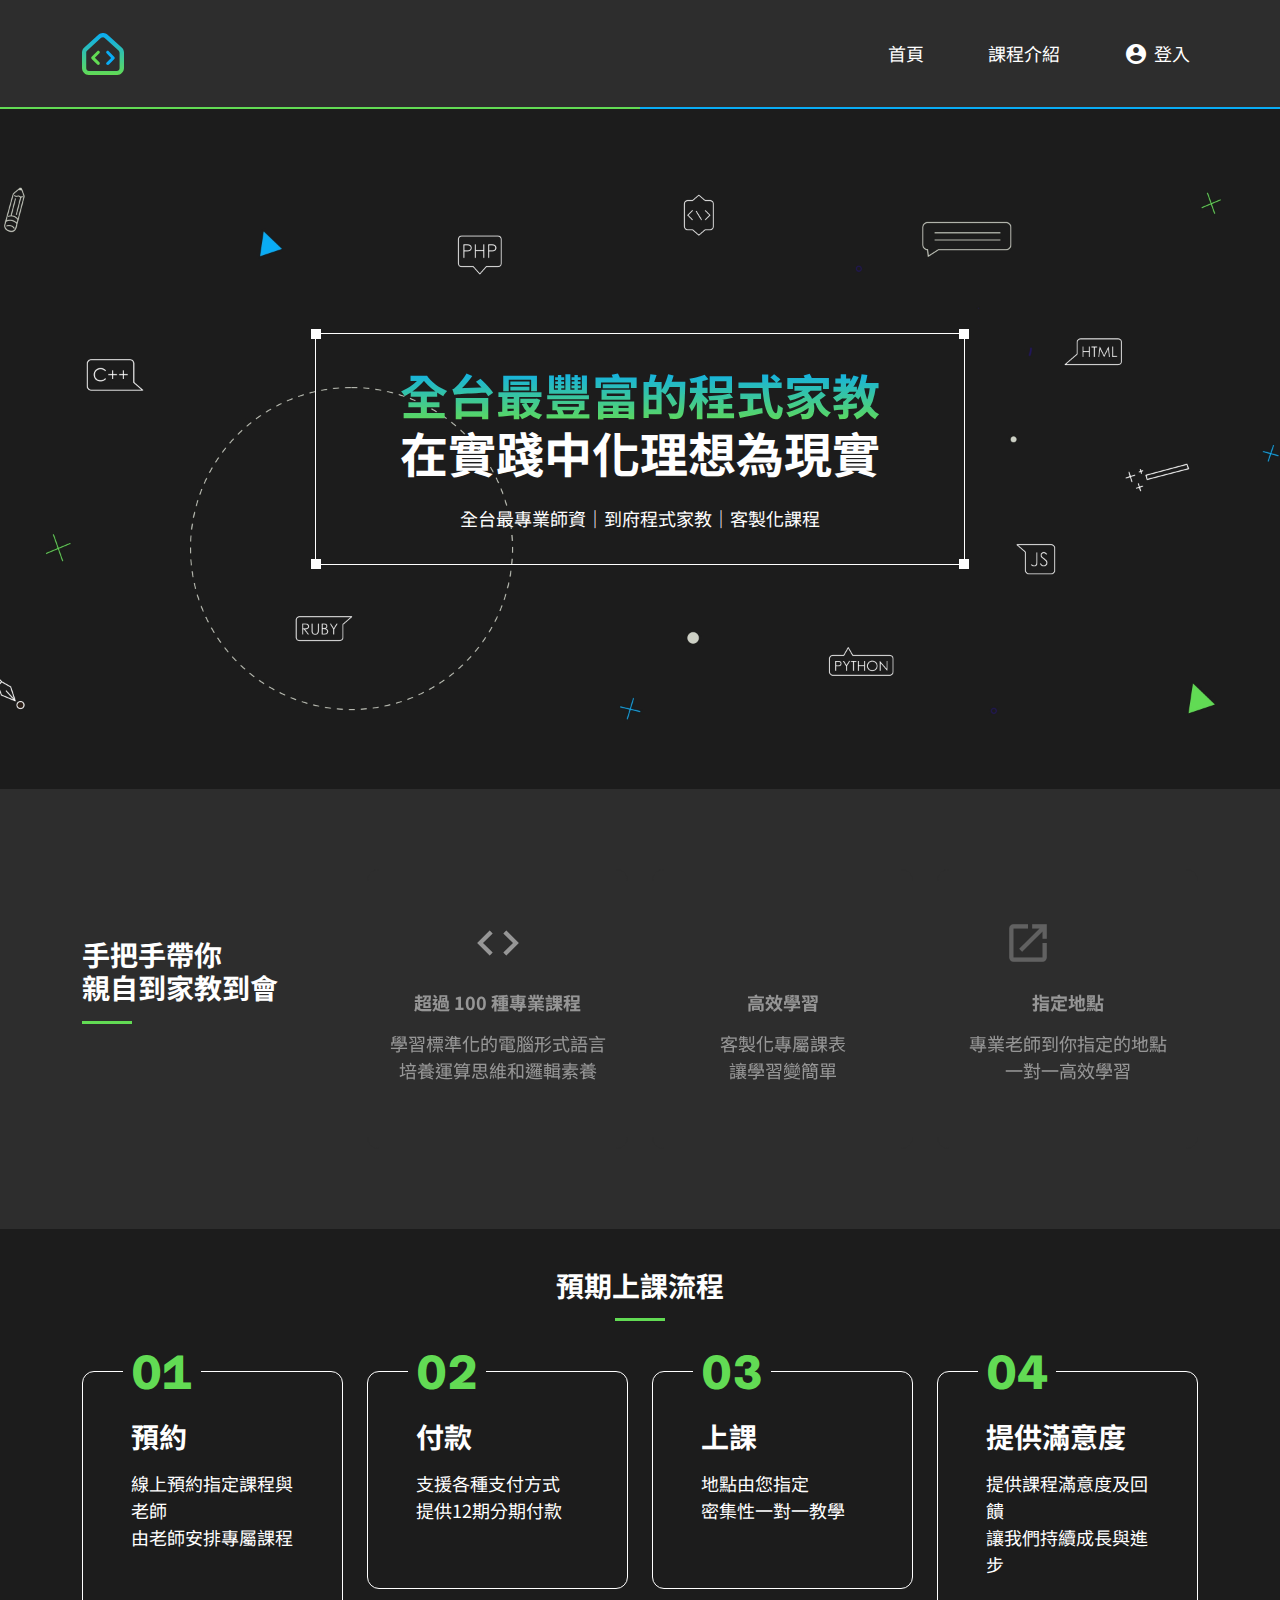
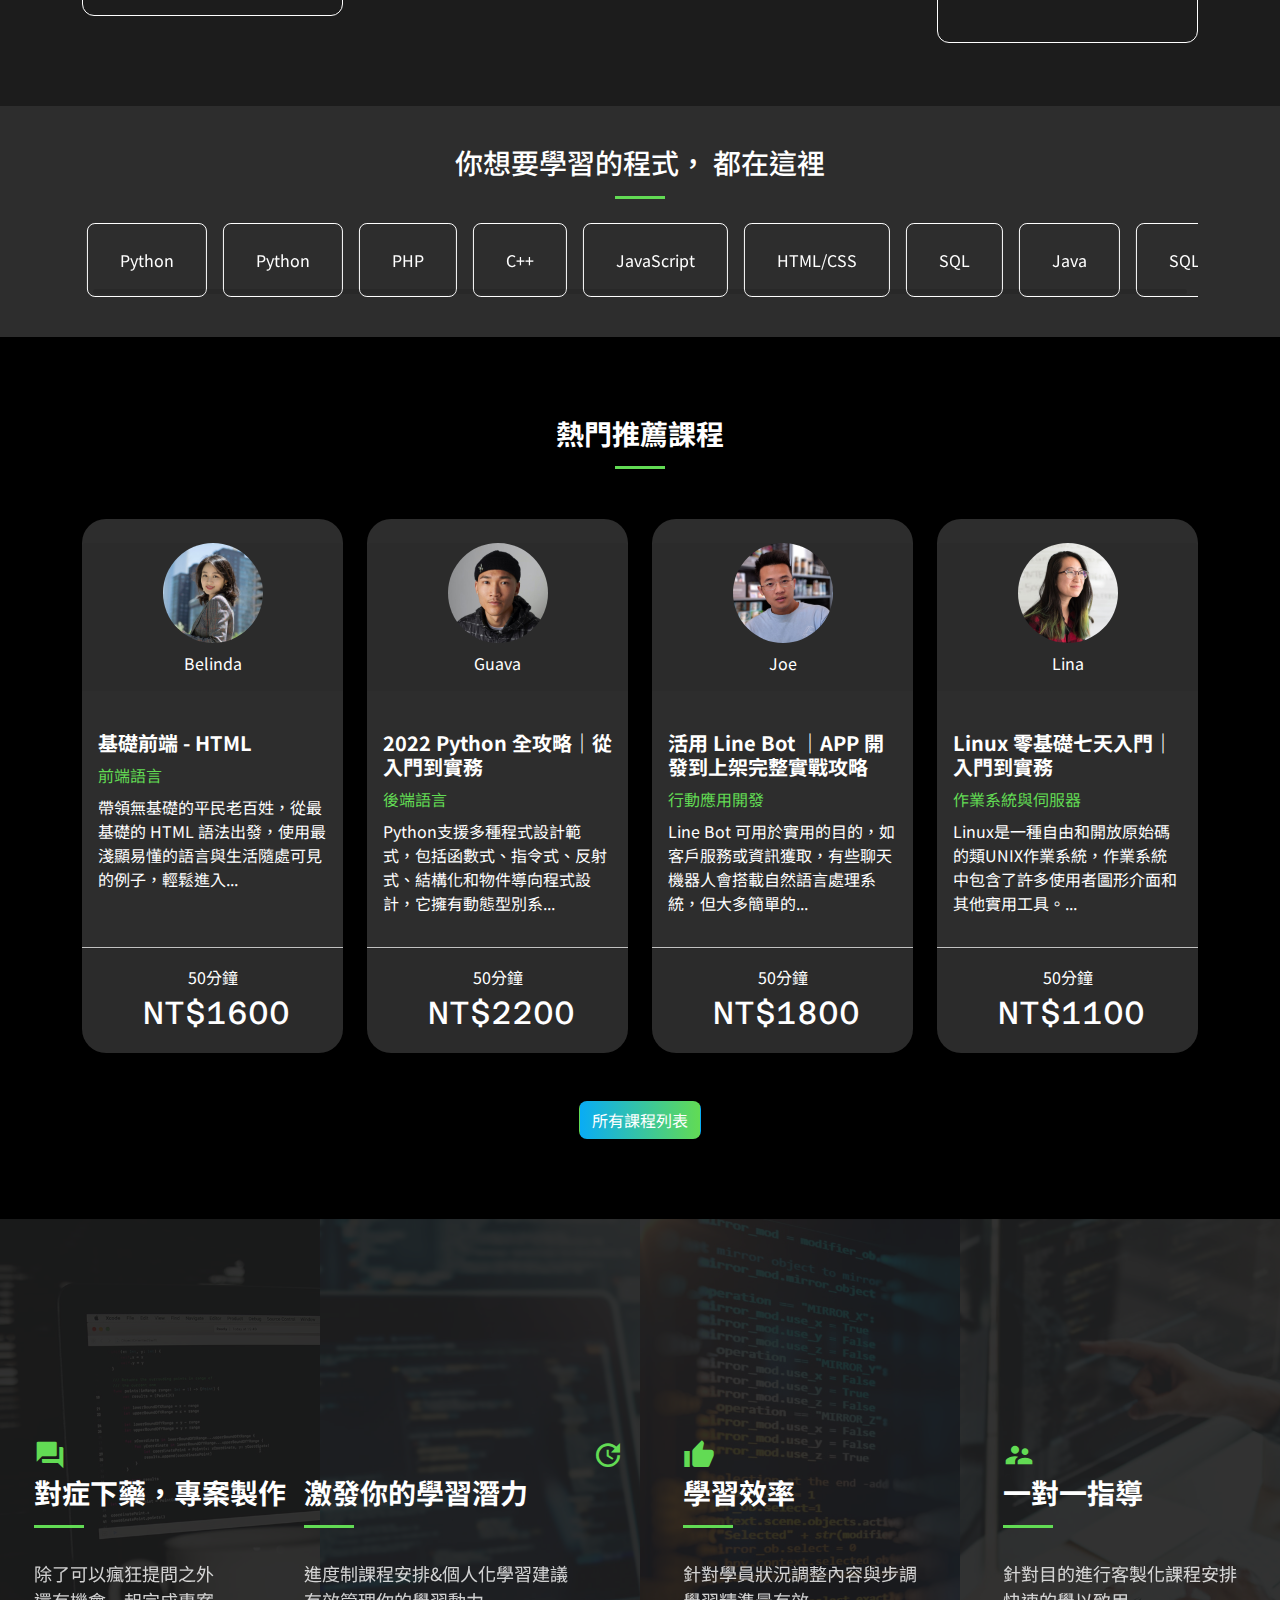
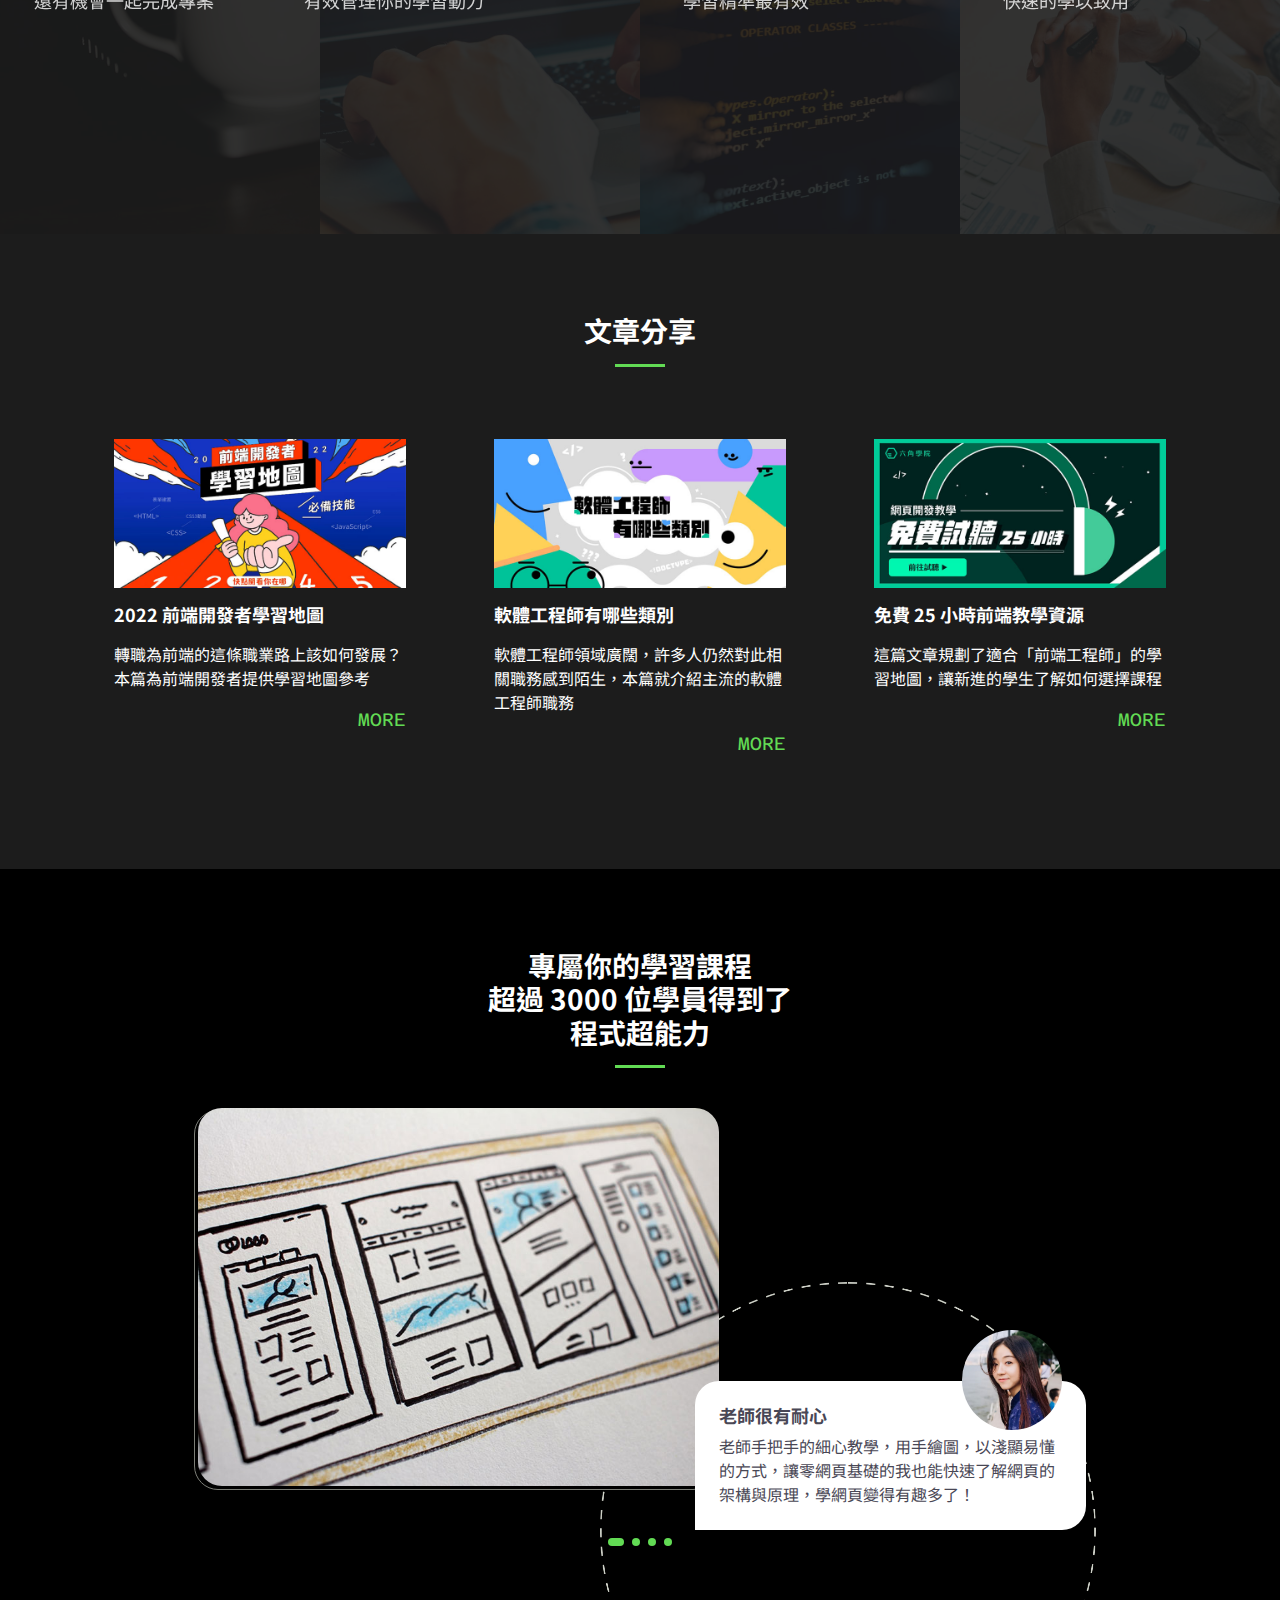
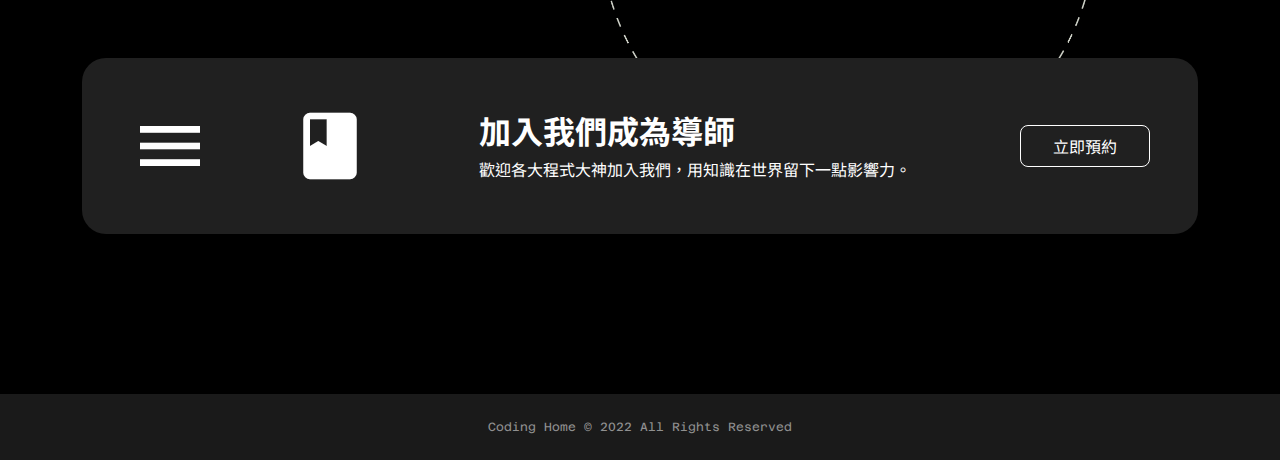
<file: index.html>
<!DOCTYPE html>
<html lang="en">

  <head>
    <meta charset="UTF-8">
    <meta name="viewport" content="width=device-width, initial-scale=1.0">
    <meta http-equiv="X-UA-Compatible" content="ie=edge">
    <title>程式家教</title>
		<link rel="shortcut icon" href="./assets/images/logo2.svg" type="image/x-icon">
    <link rel="stylesheet" href="https://cdnjs.cloudflare.com/ajax/libs/font-awesome/5.13.0/css/all.min.css" />
		<link href="https://fonts.googleapis.com/icon?family=Material+Icons"  rel="stylesheet">
    <link rel="stylesheet" href="./assets/style/all.css">
		<link rel="stylesheet" href="https://cdn.jsdelivr.net/npm/swiper@8/swiper-bundle.min.css"/>
  </head>

  <body>
		<nav class="navbar navbar-expand-sm sticky-top border-bottom-gradient-2px bg-light-gray pt-0 pb-0">
			<div class="container-md">
				<h1 class="pt-4 pb-4">
					<a href="./index.html">
						<img class="logo h-md-42px" src="./assets/images/logo2.svg" alt="logo" title="Coding Home">
					</a>
				</h1>
				<button class="navbar-toggler pe-0" type="button" data-bs-toggle="collapse" data-bs-target="#navlist" aria-controls="navlist" aria-expanded="false" aria-label="Toggle navigation">
					<span class="material-icons align-self-center text-primary">
						drag_handle
					</span>
				</button>
				<div class="collapse navbar-collapse" id="navlist">
					<ul class="navbar-nav ms-auto text-center mb-0 fs-3 mt-sm-3">
						<li class="nav-item mb-3">
							<a class="nav-link" href="./index.html">
								首頁
							</a>
						</li>
						<li class="nav-item mb-3 ms-sm-7">
							<a class="nav-link" href="./classes.html">
								課程介紹
							</a>
						</li>
						<li class="nav-item mb-3 ms-sm-7">
							<a class="nav-link block d-flex align-items-center justify-content-center" data-bs-toggle="modal" data-bs-target="#loginModal" href="#">
								<span class="material-icons me-6px">
									account_circle
								</span>
								登入
							</a>
						</li>
					</ul>
				</div>
			</div>
		</nav>

    
<section class="container-fluid banner-home d-flex align-items-center justify-content-center">
	<div class="text-white box position-relative w-100">
		<div class="corner position-absolute top-0 start-0 translate-middle"></div>
		<div class="corner position-absolute top-0 start-100 translate-middle"></div>
		<div class="corner position-absolute top-100 start-0 translate-middle"></div>
		<div class="corner position-absolute top-100 start-100 translate-middle"></div>
		<div class="d-flex flex-column justify-content-center align-items-center pt-5">
			<h2 class="text-gradient fs-6 fw-bold m-0 fs-lg-9">全台最豐富的程式家教</h2>
			<h2 class="fs-6 fw-bold mb-4 fs-lg-9">在實踐中化理想為現實</h2>
			<p class="fs-14px pb-5 m-0 fs-lg-3">全台最專業師資｜到府程式家教｜客製化課程</p>
			</div>
	</div>
</section>
<section class="cotainer-fluid bg-light-gray text-white text-center">
	<div class="container pt-6 pb-6 pt-md-8 pb-md-8">
		<ul class="list-unstyled row mb-0 align-items-center">
			<li class="col-lg-3">
				<h2 class="fw-bold fs-6 pb-3 mb-4 subTitle-left text-lg-start">手把手帶你<br>親自到家教到會</h2>
			</li>
			<li class="col-md-4 col-lg-3 mb-4 mb-md-0">
				<div class="pt-7 pb-7 border-radius-12px card-intro">
					<span class="material-icons fs-50px mb-4">
						code
					</span>
					<h3 class="fw-bold mb-3 fs-3">超過 100 種專業課程</h3>
					<p class="fs-3">學習標準化的電腦形式語言<br>培養運算思維和邏輯素養</p>
				</div>
			</li>
			<li class="col-md-4 col-lg-3 mb-4 mb-md-0">
				<div class="pt-7 pb-7 border-radius-12px card-intro">
					<span class="material-icons fs-50px mb-4">
						rocket_launch
					</span>
					<h3 class="fw-bold mb-3 fs-3">高效學習</h3>
					<p class="fs-3">客製化專屬課表<br>讓學習變簡單</p>
				</div>
			</li>
			<li class="col-md-4 col-lg-3">
				<div class="pt-7 pb-7 border-radius-12px card-intro">
					<span class="material-icons fs-50px mb-4">
						fmd_good
					</span>
					<h3 class="fw-bold mb-3 fs-3">指定地點</h3>
					<p class="fs-3">專業老師到你指定的地點<br>一對一高效學習</p>
				</div>
			</li>
		</ul>
	</div>
</section>
<section class="cotainer-fluid bg-dark-gray text-white text-center">
	<div class="container pt-6 pb-6">
		<h2 class="fw-bold fs-5 mb-50px subTitle-center">預期上課流程</h2>
		<ul class="list-unstyled row mb-0">
			<li class="col-md-6 col-lg-3 mb-50px">
				<div class="border-radius-12px border border-white border-width-1 p-7 text-start position-relative">
					<span class="azeret text-primary fs-48px fw-bold ps-2 pe-2 position-absolute top-0 translate-middle left-79px bg-dark-gray">
						01
					</span>
					<h3 class="fw-bold mb-3">預約</h3>
					<p class="fs-3">線上預約指定課程與老師<br>由老師安排專屬課程</p>
				</div>
			</li>
			<li class="col-md-6 col-lg-3 mb-50px">
				<div class="border-radius-12px border border-white border-width-1 p-7 text-start position-relative">
					<span class="azeret text-primary fs-48px fw-bold ps-2 pe-2 position-absolute top-0 translate-middle left-79px bg-dark-gray">
						02
					</span>
					<h3 class="fw-bold mb-3">付款</h3>
					<p class="fs-3">支援各種支付方式<br>提供12期分期付款</p>
				</div>
			</li>
			<li class="col-md-6 col-lg-3 mb-50px mb-md-0">
				<div class="border-radius-12px border border-white border-width-1 p-7 text-start position-relative">
					<span class="azeret text-primary fs-48px fw-bold ps-2 pe-2 position-absolute top-0 translate-middle left-79px bg-dark-gray">
						03
					</span>
					<h3 class="fw-bold mb-3">上課</h3>
					<p class="fs-3">地點由您指定<br>密集性一對一教學</p>
				</div>
			</li>
			<li class="col-md-6 col-lg-3">
				<div class="border-radius-12px border border-white border-width-1 p-7 text-start position-relative">
					<span class="azeret text-primary fs-48px fw-bold ps-2 pe-2 position-absolute top-0 translate-middle left-79px bg-dark-gray">
						04
					</span>
					<h3 class="fw-bold mb-3">提供滿意度</h3>
					<p class="fs-3">提供課程滿意度及回饋<br>讓我們持續成長與進步</p>
				</div>
			</li>
		</ul>
	</div>
</section>
<section class="cotainer-fluid bg-light-gray text-white text-center">
	<div class="container pt-6 pb-6">
		<h2 class="fs-6 subTitle-center mb-4">你想要學習的程式， 都在這裡</h2>
		<div class="swiper progLangSwiper">
      <div class="swiper-wrapper">
				<div class="swiper-slide w-auto">
					<a class="p-3 px-md-5 py-md-4 d-block btn btn-outline-white border-radius-8px" href="#">JavaScript</a>
				</div>
				<div class="swiper-slide w-auto">
					<a class="p-3 px-md-5 py-md-4 d-block btn btn-outline-white border-radius-8px" href="#">HTML/CSS</a>
				</div>
				<div class="swiper-slide w-auto">
					<a class="p-3 px-md-5 py-md-4 d-block btn btn-outline-white border-radius-8px" href="#">SQL</a>
				</div>
				<div class="swiper-slide w-auto">
					<a class="p-3 px-md-5 py-md-4 d-block btn btn-outline-white border-radius-8px" href="#">Java</a>
				</div>
				<div class="swiper-slide w-auto">
					<a class="p-3 px-md-5 py-md-4 d-block btn btn-outline-white border-radius-8px" href="#">SQL</a>
				</div>
				<div class="swiper-slide w-auto">
					<a class="p-3 px-md-5 py-md-4 d-block btn btn-outline-white border-radius-8px" href="#">Bash/Shell</a>
				</div>
				<div class="swiper-slide w-auto">
					<a class="p-3 px-md-5 py-md-4 d-block btn btn-outline-white border-radius-8px" href="#">Python</a>
				</div>
				<div class="swiper-slide w-auto">
					<a class="p-3 px-md-5 py-md-4 d-block btn btn-outline-white border-radius-8px" href="#">Python</a>
				</div>
				<div class="swiper-slide w-auto">
					<a class="p-3 px-md-5 py-md-4 d-block btn btn-outline-white border-radius-8px" href="#">PHP</a>
				</div>
				<div class="swiper-slide w-auto">
					<a class="p-3 px-md-5 py-md-4 d-block btn btn-outline-white border-radius-8px" href="#">C++</a>
				</div>
      </div>
			<div class="swiper-scrollbar"></div>
    </div>
	</div>
</section>
<section class="bg-black">
	<div class="container py-6 py-md-8">
		<h2 class="fw-bold fs-5 mb-50px subTitle-center text-white text-center">熱門推薦課程</h2>
		<ul class="list-unstyled row text-white mb-0">
			<li class="col-md-6 col-lg-3 mb-4 mb-lg-7">
				<div class="text-white card bg-light-gray border-radius-24px border-0 h-100">
					<div class="card-header text-center mt-4 mb-4 border-0 py-0">
						<img class="rounded-circle h-100px mb-2" src="./assets/images/teacher01.jpg" alt="Belinda">
						<p>Belinda</p>
					</div>
					<div class="card-body card-body-border-bottom">
						<h3 class="fw-bold fs-4">基礎前端 - HTML</h3>
						<span class="text-primary mb-2 d-block">前端語言</span>
						<p>帶領無基礎的平民老百姓，從最基礎的 HTML 語法出發，使用最淺顯易懂的語言與生活隨處可見的例子，輕鬆進入...</p>
					</div>
					<div class="card-footer text-center px-5 py-3">
						<p class="mb-0">50分鐘<span class="azeret fs-8 ms-2">NT$1600</span></p>
					</div>
				</div>
			</li>
			<li class="col-md-6 col-lg-3 mb-4 mb-lg-7">
				<div class="text-white card bg-light-gray border-radius-24px border-0 h-100">
					<div class="card-header text-center mt-4 mb-4 border-0 py-0">
						<img class="rounded-circle h-100px mb-2" src="./assets/images/teacher02.jpg" alt="Guava">
						<p>Guava</p>
					</div>
					<div class="card-body card-body-border-bottom">
						<h3 class="fw-bold fs-4">2022 Python 全攻略｜從入門到實務</h3>
						<span class="text-primary mb-2 d-block">後端語言</span>
						<p>Python支援多種程式設計範式，包括函數式、指令式、反射式、結構化和物件導向程式設計，它擁有動態型別系...</p>
					</div>
					<div class="card-footer text-center px-5 py-3">
						<p class="mb-0">50分鐘<span class="azeret fs-8 ms-2">NT$2200</span></p>
					</div>
				</div>
			</li>
			<li class="col-md-6 col-lg-3 mb-4 mb-lg-7">
				<div class="text-white card bg-light-gray border-radius-24px border-0 h-100">
					<div class="card-header text-center mt-4 mb-4 border-0 py-0">
						<img class="rounded-circle h-100px mb-2" src="./assets/images/teacher03.jpg" alt="Joe">
						<p>Joe</p>
					</div>
					<div class="card-body card-body-border-bottom">
						<h3 class="fw-bold fs-4">活用 Line Bot ｜APP 開發到上架完整實戰攻略</h3>
						<span class="text-primary mb-2 d-block">行動應用開發</span>
						<p>Line Bot 可用於實用的目的，如客戶服務或資訊獲取，有些聊天機器人會搭載自然語言處理系統，但大多簡單的...</p>
					</div>
					<div class="card-footer text-center px-5 py-3">
						<p class="mb-0">50分鐘<span class="azeret fs-8 ms-2">NT$1800</span></p>
					</div>
				</div>
			</li>
			<li class="col-md-6 col-lg-3 mb-4 mb-lg-7">
				<div class="text-white card bg-light-gray border-radius-24px border-0 h-100">
					<div class="card-header text-center mt-4 mb-4 border-0 py-0">
						<img class="rounded-circle h-100px mb-2" src="./assets/images/teacher04.jpg" alt="Lina">
						<p>Lina</p>
					</div>
					<div class="card-body card-body-border-bottom">
						<h3 class="fw-bold fs-4">Linux 零基礎七天入門｜入門到實務</h3>
						<span class="text-primary mb-2 d-block">作業系統與伺服器</span>
						<p>Linux是一種自由和開放原始碼的類UNIX作業系統，作業系統中包含了許多使用者圖形介面和其他實用工具。...</p>
					</div>
					<div class="card-footer text-center px-5 py-3">
						<p class="mb-0">50分鐘<span class="azeret fs-8 ms-2">NT$1100</span></p>
					</div>
				</div>
			</li>
		</ul>
		<div class="text-center">
			<a class="btn border-radius-8px btn-gradient text-white" href="./classes.html">所有課程列表</a>
		</div>
	</div>
</section>
<section class="row mx-0">
	<div class="col-md-6 col-lg-3 banner-card1 d-flex justify-content-center align-items-center">
		<div class="text-white zindex-1 text-center text-lg-start">
			<span class="material-icons text-primary fs-8">
				forum
			</span>
			<h3 class="fs-6 mb-5 fw-bold subTitle-left">對症下藥，專案製作</h3>
			<p class="fs-3 opacity-80 mb-0">除了可以瘋狂提問之外<br>還有機會一起完成專案</p>
		</div>
	</div>
	<div class="col-md-6 col-lg-3 banner-card2 d-flex justify-content-center align-items-center">
		<div class="text-white zindex-1 text-center text-lg-start">
			<span class="material-icons text-primary fs-8">
				tips_and_updates
			</span>
			<h3 class="fs-6 mb-5 fw-bold subTitle-left">激發你的學習潛力</h3>
			<p class="fs-3 opacity-80 mb-0">進度制課程安排&個人化學習建議<br>有效管理你的學習動力</p>
		</div>
	</div>
	<div class="col-md-6 col-lg-3 banner-card3 d-flex justify-content-center align-items-center">
		<div class="text-white zindex-1 text-center text-lg-start">
			<span class="material-icons text-primary fs-8">
				thumb_up_alt
			</span>
			<h3 class="fs-6 mb-5 fw-bold subTitle-left">學習效率</h3>
			<p class="fs-3 opacity-80 mb-0">針對學員狀況調整內容與步調<br>學習精準最有效</p>
		</div>
	</div>
	<div class="col-md-6 col-lg-3 banner-card4 d-flex justify-content-center align-items-center">
		<div class="text-white zindex-1 text-center text-lg-start">
			<span class="material-icons text-primary fs-8">
				supervisor_account
			</span>
			<h3 class="fs-6 mb-5 fw-bold subTitle-left">一對一指導</h3>
			<p class="fs-3 opacity-80 mb-0">針對目的進行客製化課程安排<br>快速的學以致用</p>
		</div>
	</div>
</section>
<section class="bg-dark-gray">
	<div class="container py-6 py-md-8">
		<h2 class="text-white subTitle-center mb-6 fw-bold fs-5 mb-50px text-center">文章分享</h2>
		<ul class="list-unstyled row text-white mb-0">
			<li class="col-md-4 mb-4 mb-md-0">
				<div class="position-relative article p-lg-5">
					<div class="squareRounded squareRounded-topLeft position-absolute top-0 start-0"></div>
          <div class="squareRounded squareRounded-topRight position-absolute top-0 end-0"></div>
          <div class="squareRounded squareRounded-bottomLeft position-absolute bottom-0 start-0"></div>
          <div class="squareRounded squareRounded-bottomRight position-absolute bottom-0 end-0"></div>
					<img class="img-fluid mb-3" src="./assets/images/article01.jpg" alt="sharing1">
					<h3 class="fw-bold fs-3 mb-3">2022 前端開發者學習地圖</h3>
					<p class="mb-3">轉職為前端的這條職業路上該如何發展？本篇為前端開發者提供學習地圖參考</p>
					<a class="azeret fs-3 text-primary d-block text-end mb-0 stretched-link" href="#">MORE</a>
				</div>
			</li>
			<li class="col-md-4 mb-4 mb-md-0">
				<div class="position-relative article p-lg-5">
					<div class="squareRounded squareRounded-topLeft position-absolute top-0 start-0"></div>
          <div class="squareRounded squareRounded-topRight position-absolute top-0 end-0"></div>
          <div class="squareRounded squareRounded-bottomLeft position-absolute bottom-0 start-0"></div>
          <div class="squareRounded squareRounded-bottomRight position-absolute bottom-0 end-0"></div>
					<img class="img-fluid mb-3" src="./assets/images/article02.jpg" alt="sharing2">
					<h3 class="fw-bold fs-3 mb-3">軟體工程師有哪些類別</h3>
					<p class="mb-3">軟體工程師領域廣闊，許多人仍然對此相關職務感到陌生，本篇就介紹主流的軟體工程師職務</p>
					<a class="azeret fs-3 text-primary d-block text-end mb-0 stretched-link" href="#">MORE</a>
				</div>
			</li>
			<li class="col-md-4">
				<div class="position-relative article p-lg-5">
					<div class="squareRounded squareRounded-topLeft position-absolute top-0 start-0"></div>
          <div class="squareRounded squareRounded-topRight position-absolute top-0 end-0"></div>
          <div class="squareRounded squareRounded-bottomLeft position-absolute bottom-0 start-0"></div>
          <div class="squareRounded squareRounded-bottomRight position-absolute bottom-0 end-0"></div>
					<img class="img-fluid mb-3" src="./assets/images/article03.jpg" alt="sharing3">
					<h3 class="fw-bold fs-3 mb-3">免費 25 小時前端教學資源</h3>
					<p class="mb-3">這篇文章規劃了適合「前端工程師」的學習地圖，讓新進的學生了解如何選擇課程</p>
					<a class="azeret fs-3 text-primary d-block text-end mb-0 stretched-link" href="#">MORE</a>
				</div>
			</li>
		</ul>
</section>
<section class="container-fluid bi-comment py-6 py-md-8">
	<div class="container">
		<h2 class="text-white subTitle-center mb-6 fw-bold fs-5 mb-50px text-center">專屬你的學習課程<br>超過 3000 位學員得到了<br>程式超能力</h2>
		<div class="swiper commentSwiper pb-4">
			<div class="swiper-wrapper">
				<div class="swiper-slide">
					<div class="d-flex flex-column flex-lg-row justify-content-center">
	
						<div class="swiper-banner position-relative mb-6 pb-1 ps-1">
							<img src="./assets/images/share.jpg" alt="" class="img-fluid border-radius-24px">
						</div>
						<div class="card-comment p-4 mb-5 mb-lg-0 align-self-lg-end">
							<div class="position-relative">
								<img src="./assets/images/student01.jpg" alt="" class="card-comment-img rounded-circle position-absolute top-0 end-0">
								<h4 class="fs-3 fw-bold mb-2">老師很有耐心</h4>
								<p class="mb-0">老師手把手的細心教學，用手繪圖，以淺顯易懂的方式，讓零網頁基礎的我也能快速了解網頁的架構與原理，學網頁變得有趣多了！</p>
							</div>
						</div>
					</div>
				</div>
				<div class="swiper-slide">
					<div class="d-flex flex-column flex-lg-row justify-content-center">
						<div class="swiper-banner position-relative mb-6 pb-1 ps-1">
							<img src="./assets/images/share.jpg" alt="" class="img-fluid border-radius-24px">
						</div>
						<div class="card-comment p-4 mb-5 mb-lg-0 align-self-lg-end">
							<div class="position-relative">
								<img src="./assets/images/student02.jpg" alt="" class="card-comment-img rounded-circle position-absolute top-0 end-0">
								<h4 class="fs-3 fw-bold mb-2">老師很有耐心</h4>
								<p class="mb-0">老師手把手的細心教學，用手繪圖，以淺顯易懂的方式，讓零網頁基礎的我也能快速了解網頁的架構與原理，學網頁變得有趣多了！</p>
							</div>
						</div>
					</div>
				</div>
				<div class="swiper-slide">
					<div class="d-flex flex-column flex-lg-row justify-content-center">
						<div class="swiper-banner position-relative mb-6 pb-1 ps-1">
							<img src="./assets/images/share.jpg" alt="" class="img-fluid border-radius-24px">
						</div>
						<div class="card-comment p-4 mb-5 mb-lg-0 align-self-lg-end">
							<div class="position-relative">
								<img src="./assets/images/student03.jpg" alt="" class="card-comment-img rounded-circle position-absolute top-0 end-0">
								<h4 class="fs-3 fw-bold mb-2">老師很有耐心</h4>
								<p class="mb-0">老師手把手的細心教學，用手繪圖，以淺顯易懂的方式，讓零網頁基礎的我也能快速了解網頁的架構與原理，學網頁變得有趣多了！</p>
							</div>
						</div>
					</div>
				</div>
				<div class="swiper-slide">
					<div class="d-flex flex-column flex-lg-row justify-content-center">
						<div class="swiper-banner position-relative mb-6 pb-1 ps-1">
							<img src="./assets/images/share.jpg" alt="" class="img-fluid border-radius-24px">
						</div>
						<div class="card-comment p-4 mb-5 mb-lg-0 align-self-lg-end">
							<div class="position-relative">
								<img src="./assets/images/student04.jpg" alt="" class="card-comment-img rounded-circle position-absolute top-0 end-0">
								<h4 class="fs-3 fw-bold mb-2">老師很有耐心</h4>
								<p class="mb-0">老師手把手的細心教學，用手繪圖，以淺顯易懂的方式，讓零網頁基礎的我也能快速了解網頁的架構與原理，學網頁變得有趣多了！</p>
							</div>
						</div>
					</div>
				</div>
			</div>
			
			<div class="d-flex justify-content-center align-items-center swiper-buttons">
				<span class="material-icons swiper-button-prev">
					west
				</span>
				<div class="swiper-pagination d-flex mx-3 w-auto"></div>
				<span class="material-icons swiper-button-next">
					east
				</span>
			</div>
		</div>
	</div>
	<!-- Welcome -->
	<div class="container py-6 py-md-8">
		<div class="px-4 py-6 p-md-7 text-white bg-service border-radius-24px d-md-flex flex-column text-center flex-md-row justify-content-between align-items-center">
			<span class="material-icons fs-80px mb-4 mb-md-0">
				menu_book
			</span>
			<div class="text-md-start">
				<h2 class="fw-bold mb-4 mb-md-2">加入我們成為導師</h2>
				<p class="mb-4 mb-md-0">歡迎各大程式大神加入我們，用知識在世界留下一點影響力。</p>
			</div>
			<a class="px-5 py-2 d-block btn btn-outline-white border-radius-8px" data-bs-toggle="modal" data-bs-target="#loginModal" href="#">立即預約</a>
		</div>
	</div>
</section>

    <footer class="footer bg-footer text-sub">
      <p class="pt-3 pb-3 pt-md-4 pb-md-4 fs-1 text-center azeret m-0">Coding Home © 2022 All Rights Reserved</p>
    </footer>

		<!-- Modal -->
		<div class="modal fade" id="loginModal" tabindex="-1" aria-labelledby="loginModalLabel" aria-hidden="true">
			<div class="modal-dialog modal-dialog-centered">
				<div class="modal-content bg-light-gray text-white pt-3 pb-6 px-4 pt-lg-4 pb-lg-7">
					<div class="d-flex justify-content-end">
						<span class="material-icons text-white icon-size-24px p-0" data-bs-dismiss="modal" aria-label="Close">close</span>
					</div>
					<h5 class="modal-title text-center fw-bold fs-6 mb-4" id="loginModalLabel">登入</h5>
					<div class="modal-body p-0 mb-4">
						<form>
							<div class="mb-3">
								<label for="emailInput" class="form-label">信箱</label>
								<input type="email" class="form-control bg-dark-gray text-primary" id="emailInput" placeholder="請輸入信箱">
							</div>
							<div class="mb-3">
								<label for="pwdInput" class="form-label">密碼</label>
								<input type="password" class="form-control bg-dark-gray text-primary" id="pwdInput" placeholder="請輸入密碼">
							</div>
							<button type="submit" class="btn btn-gradient w-100 text-white fs-3">登入</button>
						</form>
					</div>
					<div class="seperater mb-3">
						<span class="px-3 bg-light-gray">其他登入方式</span>
					</div>
					<div class="px-0">
						<a class="btn btn-outline-white w-100 mb-3" href="#">
							<div class="d-flex align-items-center justify-content-center">
								<img class="icon-size-24px me-5" src="./assets/images/icon_fb.svg" alt="loginWithFacebook">
								<p class="mb-0 py-2">Facebook 登入</p>
							</div>
						</a>
						<a class="btn btn-outline-white w-100" href="#">
							<div class="d-flex align-items-center justify-content-center">
								<img class="icon-size-24px me-5" src="./assets/images/icon_google.svg" alt="loginWithGoogle">
								<p class="mb-0 py-2">Google 登入</p>
							</div>
						</a>
					</div>
				</div>
			</div>
		</div>

    <script src="./assets/js/vendors.js"></script>
    <script src="./assets/js/all.js"></script>
		<script src="https://cdn.jsdelivr.net/npm/swiper@8/swiper-bundle.min.js"></script>
  </body>

</html>
</file>
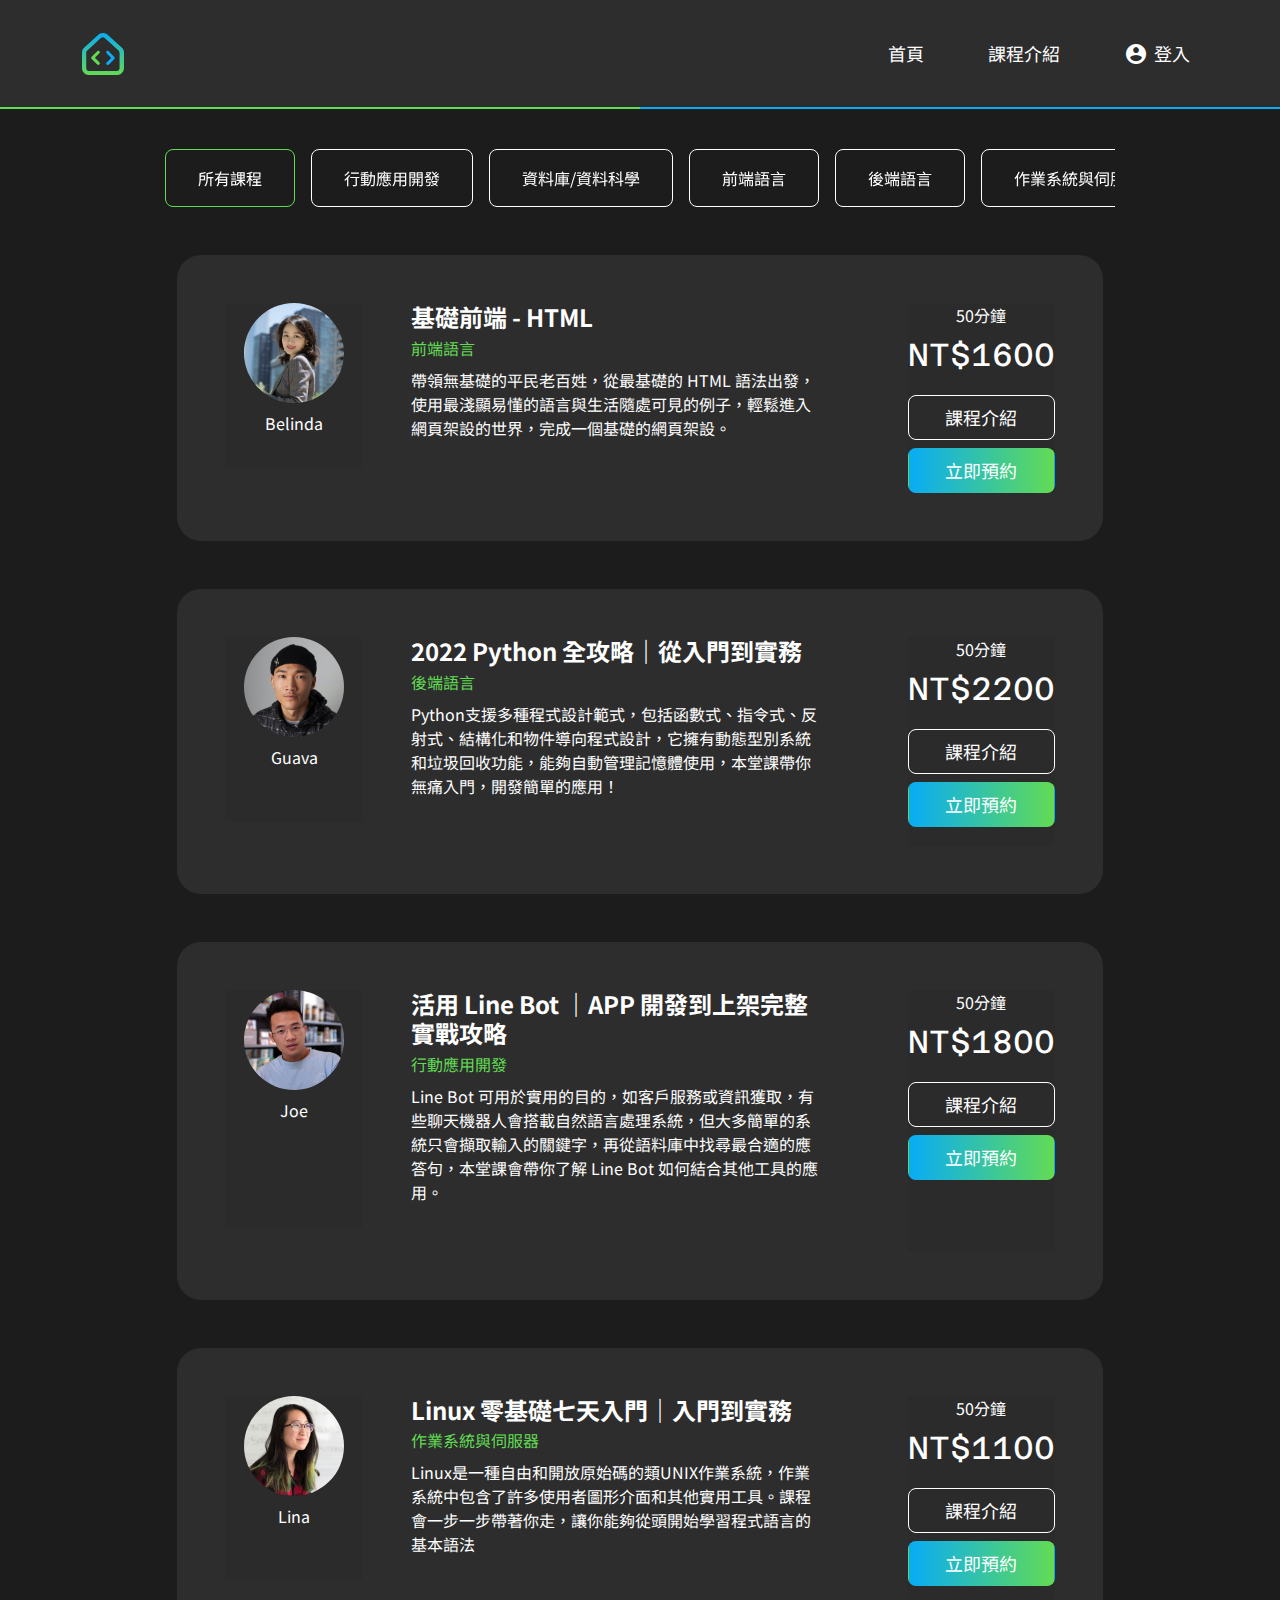
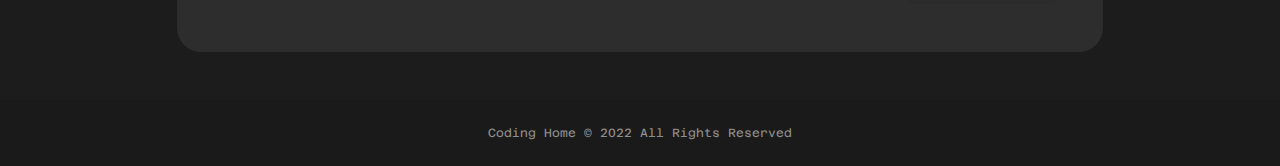
<file: classes.html>
<!DOCTYPE html>
<html lang="en">

  <head>
    <meta charset="UTF-8">
    <meta name="viewport" content="width=device-width, initial-scale=1.0">
    <meta http-equiv="X-UA-Compatible" content="ie=edge">
    <title>課程介紹 - 程式家教</title>
		<link rel="shortcut icon" href="./assets/images/logo2.svg" type="image/x-icon">
    <link rel="stylesheet" href="https://cdnjs.cloudflare.com/ajax/libs/font-awesome/5.13.0/css/all.min.css" />
		<link href="https://fonts.googleapis.com/icon?family=Material+Icons"  rel="stylesheet">
    <link rel="stylesheet" href="./assets/style/all.css">
		<link rel="stylesheet" href="https://cdn.jsdelivr.net/npm/swiper@8/swiper-bundle.min.css"/>
  </head>

  <body>
		<nav class="navbar navbar-expand-sm sticky-top border-bottom-gradient-2px bg-light-gray pt-0 pb-0">
			<div class="container-md">
				<h1 class="pt-4 pb-4">
					<a href="./index.html">
						<img class="logo h-md-42px" src="./assets/images/logo2.svg" alt="logo" title="Coding Home">
					</a>
				</h1>
				<button class="navbar-toggler pe-0" type="button" data-bs-toggle="collapse" data-bs-target="#navlist" aria-controls="navlist" aria-expanded="false" aria-label="Toggle navigation">
					<span class="material-icons align-self-center text-primary">
						drag_handle
					</span>
				</button>
				<div class="collapse navbar-collapse" id="navlist">
					<ul class="navbar-nav ms-auto text-center mb-0 fs-3 mt-sm-3">
						<li class="nav-item mb-3">
							<a class="nav-link" href="./index.html">
								首頁
							</a>
						</li>
						<li class="nav-item mb-3 ms-sm-7">
							<a class="nav-link" href="./classes.html">
								課程介紹
							</a>
						</li>
						<li class="nav-item mb-3 ms-sm-7">
							<a class="nav-link block d-flex align-items-center justify-content-center" data-bs-toggle="modal" data-bs-target="#loginModal" href="#">
								<span class="material-icons me-6px">
									account_circle
								</span>
								登入
							</a>
						</li>
					</ul>
				</div>
			</div>
		</nav>

    
<section class="bg-dark-gray">
	<div class="container">
		<div class="row">
			<div class="offset-md-1 col-md-10 swiper classesSwiper pt-6 pb-4 pb-md-7 ">
				<div class="swiper-wrapper">
					<div class="swiper-slide w-auto border-primary border-width-1 border border-radius-8px">
						<a class="py-3 px-5 d-block" href="#">所有課程</a>
					</div>
					<div class="swiper-slide w-auto border-white border-width-1 border border-radius-8px">
						<a class="py-3 px-5 d-block" href="#">行動應用開發</a>
					</div>
					<div class="swiper-slide w-auto border-white border-width-1 border border-radius-8px">
						<a class="py-3 px-5 d-block" href="#">資料庫/資料科學</a>
					</div>
					<div class="swiper-slide w-auto border-white border-width-1 border border-radius-8px">
						<a class="py-3 px-5 d-block" href="#">前端語言</a>
					</div>
					<div class="swiper-slide w-auto border-white border-width-1 border border-radius-8px">
						<a class="py-3 px-5 d-block" href="#">後端語言</a>
					</div>
					<div class="swiper-slide w-auto border-white border-width-1 border border-radius-8px">
						<a class="py-3 px-5 d-block" href="#">作業系統與伺服器</a>
					</div>
				</div>
				<div class="swiper-pagination"></div>
			</div>
		</div>
		<ul class="list-unstyled row text-white mb-0">
			<li class="offset-md-1 col-md-10 mb-4 mb-lg-7">
				<div class="card flex-lg-row bg-light-gray border-radius-24px border-0 h-100 px-4 py-5 p-lg-7">
					<div class="card-header text-center mb-4 border-0 p-0 col-lg-2 me-lg-7">
						<img class="rounded-circle h-100px mb-2" src="./assets/images/teacher01.jpg" alt="Belinda">
						<p class="mb-0">Belinda</p>
					</div>
					<div class="card-body mb-7 p-0 col-lg-5 me-lg-7">
						<h3 class="fw-bold fs-4 mb-1 fs-md-6">基礎前端 - HTML</h3>
						<span class="text-primary mb-2 d-block">前端語言</span>
						<p class="mb-0">帶領無基礎的平民老百姓，從最基礎的 HTML 語法出發，使用最淺顯易懂的語言與生活隨處可見的例子，輕鬆進入網頁架設的世界，完成一個基礎的網頁架設。</p>
					</div>
					<div class="card-footer text-center border-0 p-0 ms-lg-6">
						<p class="mb-0 mb-lg-3">50分鐘<span class="azeret fs-8 ms-2 d-lg-block ms-lg-0 mt-lg-1">NT$1600</span></p>
						<div class="d-flex flex-md-column">
							<a class="flex-grow-1 btn border-radius-8px btn-outline-white px-3 py-2 me-2 me-md-0 mb-md-2 fs-3" ef="#">課程介紹</a>
							<a class="flex-grow-1 btn border-radius-8px btn-gradient text-white px-3 py-2 fs-3" data-bs-toggle="modal" data-bs-target="#loginModal" href="#">立即預約</a>
						</div>
					</div>
				</div>
			</li>
			<li class="offset-md-1 col-md-10 mb-4 mb-lg-7">
				<div class="card flex-lg-row bg-light-gray border-radius-24px border-0 h-100 px-4 py-5 p-lg-7">
					<div class="card-header text-center mb-4 border-0 p-0 col-lg-2 me-lg-7">
						<img class="rounded-circle h-100px mb-2" src="./assets/images/teacher02.jpg" alt="Guava">
						<p class="mb-0">Guava</p>
					</div>
					<div class="card-body mb-7 p-0 col-lg-5 me-lg-7">
						<h3 class="fw-bold fs-4 mb-1 fs-md-6">2022 Python 全攻略｜從入門到實務</h3>
						<span class="text-primary mb-2 d-block">後端語言</span>
						<p class="mb-0">Python支援多種程式設計範式，包括函數式、指令式、反射式、結構化和物件導向程式設計，它擁有動態型別系統和垃圾回收功能，能夠自動管理記憶體使用，本堂課帶你無痛入門，開發簡單的應用！</p>
					</div>
					<div class="card-footer text-center border-0 p-0 ms-lg-6">
						<p class="mb-0 mb-lg-3">50分鐘<span class="azeret fs-8 ms-2 d-lg-block ms-lg-0 mt-lg-1">NT$2200</span></p>
						<div class="d-flex flex-md-column">
							<a class="flex-grow-1 btn border-radius-8px btn-outline-white px-3 py-2 me-2 me-md-0 mb-md-2 fs-3" href="#">課程介紹</a>
							<a class="flex-grow-1 btn border-radius-8px btn-gradient text-white px-3 py-2 fs-3" data-bs-toggle="modal" data-bs-target="#loginModal" href="#">立即預約</a>
						</div>
					</div>
				</div>
			</li>
			<li class="offset-md-1 col-md-10 mb-4 mb-lg-7">
				<div class="card flex-lg-row bg-light-gray border-radius-24px border-0 h-100 px-4 py-5 p-lg-7">
					<div class="card-header text-center mb-4 border-0 p-0 col-lg-2 me-lg-7">
						<img class="rounded-circle h-100px mb-2" src="./assets/images/teacher03.jpg" alt="Joe">
						<p class="mb-0">Joe</p>
					</div>
					<div class="card-body mb-7 p-0 col-lg-5 me-lg-7">
						<h3 class="fw-bold fs-4 mb-1 fs-md-6">活用 Line Bot ｜APP 開發到上架完整實戰攻略</h3>
						<span class="text-primary mb-2 d-block">行動應用開發</span>
						<p class="mb-0">Line Bot 可用於實用的目的，如客戶服務或資訊獲取，有些聊天機器人會搭載自然語言處理系統，但大多簡單的系統只會擷取輸入的關鍵字，再從語料庫中找尋最合適的應答句，本堂課會帶你了解 Line Bot 如何結合其他工具的應用。</p>
					</div>
					<div class="card-footer text-center border-0 p-0 ms-lg-6">
						<p class="mb-0 mb-lg-3">50分鐘<span class="azeret fs-8 ms-2 d-lg-block ms-lg-0 mt-lg-1">NT$1800</span></p>
						<div class="d-flex flex-md-column">
							<a class="flex-grow-1 btn border-radius-8px btn-outline-white px-3 py-2 me-2 me-md-0 mb-md-2 fs-3" href="#">課程介紹</a>
							<a class="flex-grow-1 btn border-radius-8px btn-gradient text-white px-3 py-2 fs-3" data-bs-toggle="modal" data-bs-target="#loginModal" href="#">立即預約</a>
						</div>
					</div>
				</div>
			</li>
			<li class="offset-md-1 col-md-10 mb-4 mb-lg-7">
				<div class="card flex-lg-row bg-light-gray border-radius-24px border-0 h-100 px-4 py-5 p-lg-7">
					<div class="card-header text-center mb-4 border-0 p-0 col-lg-2 me-lg-7">
						<img class="rounded-circle h-100px mb-2" src="./assets/images/teacher04.jpg" alt="Lina">
						<p class="mb-0">Lina</p>
					</div>
					<div class="card-body mb-7 p-0 col-lg-5 me-lg-7">
						<h3 class="fw-bold fs-4 mb-1 fs-md-6">Linux 零基礎七天入門｜入門到實務</h3>
						<span class="text-primary mb-2 d-block">作業系統與伺服器</span>
						<p class="mb-0">Linux是一種自由和開放原始碼的類UNIX作業系統，作業系統中包含了許多使用者圖形介面和其他實用工具。課程會一步一步帶著你走，讓你能夠從頭開始學習程式語言的基本語法</p>
					</div>
					<div class="card-footer text-center border-0 p-0 ms-lg-6">
						<p class="mb-0 mb-lg-3">50分鐘<span class="azeret fs-8 ms-2 d-lg-block ms-lg-0 mt-lg-1">NT$1100</span></p>
						<div class="d-flex flex-md-column">
							<a class="flex-grow-1 btn border-radius-8px btn-outline-white px-3 py-2 me-2 me-md-0 mb-md-2 fs-3" href="#">課程介紹</a>
							<a class="flex-grow-1 btn border-radius-8px btn-gradient text-white px-3 py-2 fs-3" data-bs-toggle="modal" data-bs-target="#loginModal" href="#">立即預約</a>
						</div>
					</div>
				</div>
			</li>
		</ul>
	</div>
	
</section>

    <footer class="footer bg-footer text-sub">
      <p class="pt-3 pb-3 pt-md-4 pb-md-4 fs-1 text-center azeret m-0">Coding Home © 2022 All Rights Reserved</p>
    </footer>

		<!-- Modal -->
		<div class="modal fade" id="loginModal" tabindex="-1" aria-labelledby="loginModalLabel" aria-hidden="true">
			<div class="modal-dialog modal-dialog-centered">
				<div class="modal-content bg-light-gray text-white pt-3 pb-6 px-4 pt-lg-4 pb-lg-7">
					<div class="d-flex justify-content-end">
						<span class="material-icons text-white icon-size-24px p-0" data-bs-dismiss="modal" aria-label="Close">close</span>
					</div>
					<h5 class="modal-title text-center fw-bold fs-6 mb-4" id="loginModalLabel">登入</h5>
					<div class="modal-body p-0 mb-4">
						<form>
							<div class="mb-3">
								<label for="emailInput" class="form-label">信箱</label>
								<input type="email" class="form-control bg-dark-gray text-primary" id="emailInput" placeholder="請輸入信箱">
							</div>
							<div class="mb-3">
								<label for="pwdInput" class="form-label">密碼</label>
								<input type="password" class="form-control bg-dark-gray text-primary" id="pwdInput" placeholder="請輸入密碼">
							</div>
							<button type="submit" class="btn btn-gradient w-100 text-white fs-3">登入</button>
						</form>
					</div>
					<div class="seperater mb-3">
						<span class="px-3 bg-light-gray">其他登入方式</span>
					</div>
					<div class="px-0">
						<a class="btn btn-outline-white w-100 mb-3" href="#">
							<div class="d-flex align-items-center justify-content-center">
								<img class="icon-size-24px me-5" src="./assets/images/icon_fb.svg" alt="loginWithFacebook">
								<p class="mb-0 py-2">Facebook 登入</p>
							</div>
						</a>
						<a class="btn btn-outline-white w-100" href="#">
							<div class="d-flex align-items-center justify-content-center">
								<img class="icon-size-24px me-5" src="./assets/images/icon_google.svg" alt="loginWithGoogle">
								<p class="mb-0 py-2">Google 登入</p>
							</div>
						</a>
					</div>
				</div>
			</div>
		</div>

    <script src="./assets/js/vendors.js"></script>
    <script src="./assets/js/all.js"></script>
		<script src="https://cdn.jsdelivr.net/npm/swiper@8/swiper-bundle.min.js"></script>
  </body>

</html>
</file>
